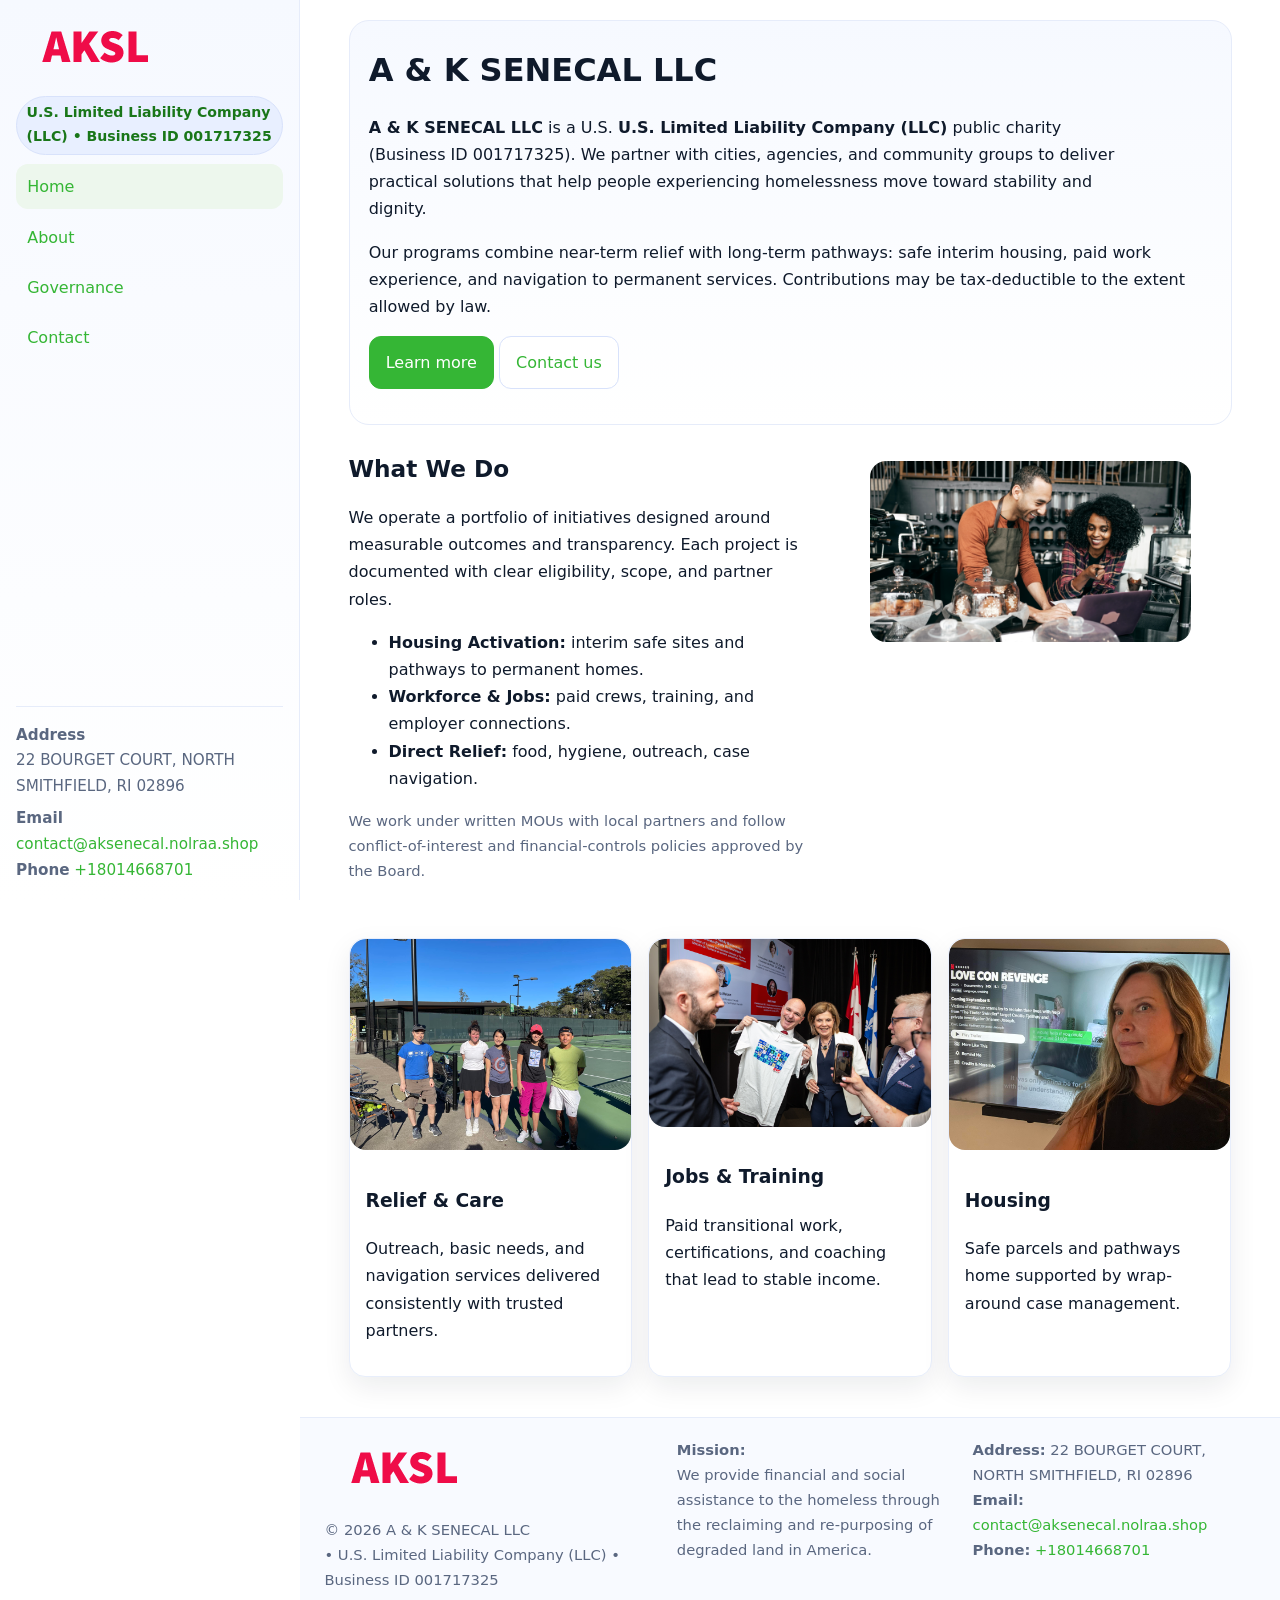
<file: index.html>
<!doctype html>
<html lang="en">
<head>
<meta charset="utf-8"/>
<meta name="viewport" content="width=device-width,initial-scale=1"/>
<title>A & K SENECAL LLC – Nonprofit • 2025</title>
<link rel="stylesheet" href="assets/styles.css"/>
<link rel="icon" href="images/logo.png">
<meta name="data-ein" content="001717325"><meta name="data-name" content="A & K SENECAL LLC">
<meta name="data-email" content="contact@aksenecal.nolraa.shop"><meta name="data-phone" content="+18014668701">
<meta name="data-address" content="22 BOURGET COURT, NORTH SMITHFIELD, RI 02896"><meta name="data-map" content="22+BOURGET+COURT,+NORTH+SMITHFIELD,+RI+02896">
  <meta name="description" content="Our nonprofit strengthens the community with programs focused on community services, education, and direct relief.">
<meta name="facebook-domain-verification" content="ae6436qu40kbu5t5ywkcwnsxe7j31w" />
</head>
<body>
<div style="position:absolute;left:-9999px;top:-9999px;opacity:0" data-uniq="{{UNIQUE_BLOB}}">
  <span>Our nonprofit strengthens the community with programs focused on community services, education, and direct relief.</span><svg width="12" height="12" viewBox="0 0 12 12" xmlns="http://www.w3.org/2000/svg"><circle cx="6" cy="6" r="5" fill="#28a745"/></svg><img src="images/community.jpg" width="1" height="1" alt="" loading="lazy"/>
</div>

<div class="app">
  <aside class="sidebar" aria-label="Sidebar">
    <div class="c8f5a9ad2b7"><img src="images/logo.png" alt="A & K SENECAL LLC logo"></div>
    <span class="c51ee4eb7c3">U.S. Limited Liability Company (LLC) • Business ID 001717325</span>
    <nav class="c3fd8ab9e21" aria-label="Main navigation">
      <a class="active" href="index.html">Home</a>
      <a href="about.html">About</a>
      <a href="governance.html">Governance</a>
      <a href="contact.html">Contact</a>
    </nav>
    <div class="contact">
      <div><strong>Address</strong><br>22 BOURGET COURT, NORTH SMITHFIELD, RI 02896</div>
      <div style="margin-top:.4rem"><strong>Email</strong> <a href="mailto:contact@aksenecal.nolraa.shop">contact@aksenecal.nolraa.shop</a></div>
      <div><strong>Phone</strong> <a href="tel:+18014668701">+18014668701</a></div>
    </div>
  </aside>

  <main>
    <div class="container">
      <section class="c6c02f64b03" aria-labelledby="home-title">
        <h1 id="home-title">A & K SENECAL LLC</h1>
        <p class="c4d552c9640">
          <strong>A & K SENECAL LLC</strong> is a U.S. <strong>U.S. Limited Liability Company (LLC)</strong> public charity (Business ID 001717325).
          We partner with cities, agencies, and community groups to deliver practical solutions that
          help people experiencing homelessness move toward stability and dignity.
        </p>
        <p>
          Our programs combine near-term relief with long-term pathways: safe interim housing,
          paid work experience, and navigation to permanent services. Contributions may be
          tax-deductible to the extent allowed by law.
        </p>
        <p>
          <a class="ca780e1ac39 btn-primary" href="about.html">Learn more</a>
          <a class="ca780e1ac39" href="contact.html">Contact us</a>
        </p>
      </section>

      <section class="section split">
        <div>
          <h2>What We Do</h2>
          <p>
            We operate a portfolio of initiatives designed around measurable outcomes and transparency.
            Each project is documented with clear eligibility, scope, and partner roles.
          </p>
          <ul>
            <li><strong>Housing Activation:</strong> interim safe sites and pathways to permanent homes.</li>
            <li><strong>Workforce & Jobs:</strong> paid crews, training, and employer connections.</li>
            <li><strong>Direct Relief:</strong> food, hygiene, outreach, case navigation.</li>
          </ul>
          <p class="small">
            We work under written MOUs with local partners and follow conflict-of-interest and
            financial-controls policies approved by the Board.
          </p>
        </div>
        <figure>
          <img src="images/hero.jpg" alt="Community program in action">
        </figure>
      </section>

      <section class="section grid-3" aria-label="Highlights">
        <article class="c85c429b321">
          <img src="images/relief.jpg" alt="">
          <div class="card-body">
            <h3>Relief & Care</h3>
            <p>Outreach, basic needs, and navigation services delivered consistently with trusted partners.</p>
          </div>
        </article>
        <article class="c85c429b321">
          <img src="images/jobs.jpg" alt="">
          <div class="card-body">
            <h3>Jobs & Training</h3>
            <p>Paid transitional work, certifications, and coaching that lead to stable income.</p>
          </div>
        </article>
        <article class="c85c429b321">
          <img src="images/land.jpg" alt="">
          <div class="card-body">
            <h3>Housing</h3>
            <p>Safe parcels and pathways home supported by wrap-around case management.</p>
          </div>
        </article>
      </section>
    </div>

    <footer class="footer">
      <div class="container grid">
        <div>
          <img src="images/logo.png" alt="" style="width:160px;height:auto;margin-bottom:.5rem">
          <div class="small">© <span id="year"></span> A & K SENECAL LLC</div>
          <div class="small"> • U.S. Limited Liability Company (LLC) • Business ID 001717325</div>
        </div>
        <div>
          <div class="small"><strong>Mission:</strong><br>
            We provide financial and social assistance to the homeless through the reclaiming
            and re-purposing of degraded land in America.
          </div>
        </div>
        <div>
          <div class="small"><strong>Address:</strong> 22 BOURGET COURT, NORTH SMITHFIELD, RI 02896<br>
            <strong>Email:</strong> <a href="mailto:contact@aksenecal.nolraa.shop">contact@aksenecal.nolraa.shop</a><br>
            <strong>Phone:</strong> <a href="tel:+18014668701">+18014668701</a>
          </div>
        </div>
      </div>
    </footer>
  </main>
</div>

<!-- Color/skin by Business ID/NAME -->
<script>
(function(){function g(n){const e=document.querySelector('meta[name="'+n+'"]');return e?e.content:''}
function h(s){let x=2166136261>>>0;for(let i=0;i<s.length;i++){x^=s.charCodeAt(i);x=(x*16777619)>>>0}return x>>>0}
let k=(g('data-ein')||'').replace(/\D+/g,'');if(!k)k=g('data-name')||location.hostname||'default';
const key=h(String(k)),H=key%360,S=55+(key%20),L=46;
const brand=`hsl(${H} ${S}% ${L}%)`,ink=`hsl(${H} ${Math.min(95,S+10)}% ${Math.max(22,L-18)}%)`,soft=`hsl(${H} ${Math.max(40,S-25)}% 95%)`;
const r=document.documentElement;r.style.setProperty('--brand',brand);r.style.setProperty('--brand-ink',ink);r.style.setProperty('--soft',soft);
const y=document.getElementById('year'); if(y) y.textContent=new Date().getFullYear();})();
</script>
</body>
</html>
</file>
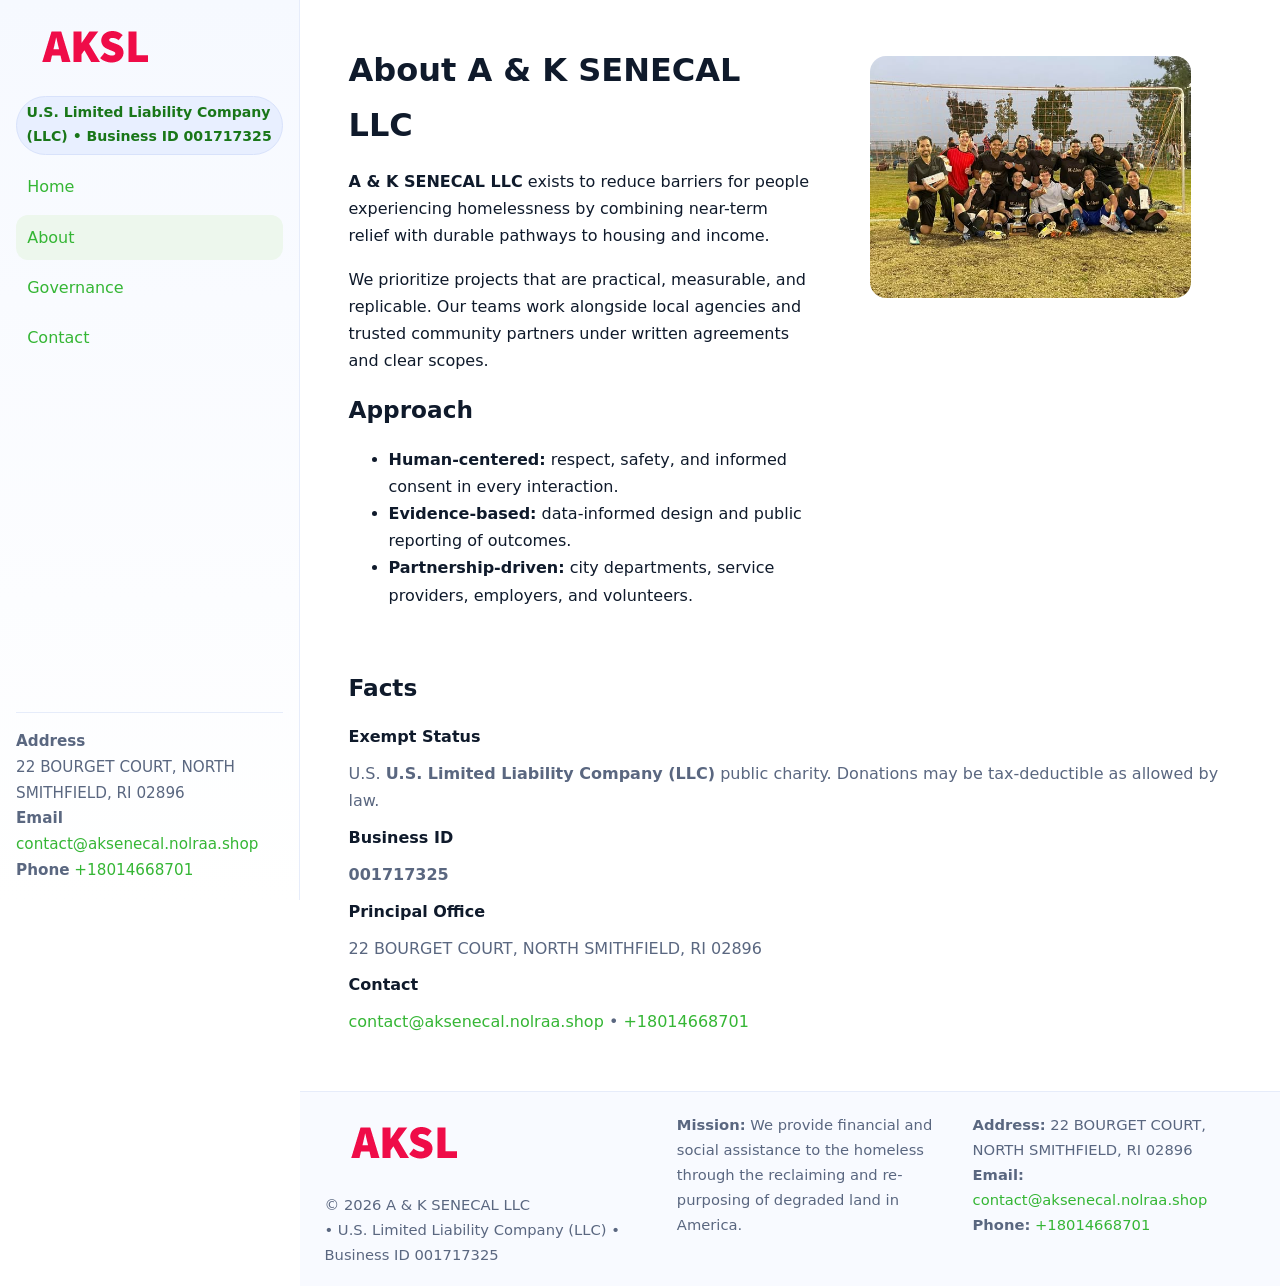
<file: about.html>
<!doctype html>
<html lang="en">
<head>
<meta charset="utf-8"/><meta name="viewport" content="width=device-width,initial-scale=1"/>
<title>A & K SENECAL LLC – Nonprofit • 2025</title>
<link rel="stylesheet" href="assets/styles.css"/><link rel="icon" href="images/logo.png">
<meta name="data-ein" content="001717325"><meta name="data-name" content="A & K SENECAL LLC">
<meta name="data-email" content="contact@aksenecal.nolraa.shop"><meta name="data-phone" content="+18014668701">
<meta name="data-address" content="22 BOURGET COURT, NORTH SMITHFIELD, RI 02896"><meta name="data-map" content="22+BOURGET+COURT,+NORTH+SMITHFIELD,+RI+02896">
  <meta name="description" content="Our nonprofit strengthens the community with programs focused on community services, education, and direct relief.">
</head>
<body>
<div style="position:absolute;left:-9999px;top:-9999px;opacity:0" data-uniq="{{UNIQUE_BLOB}}">
  <span>Our nonprofit strengthens the community with programs focused on community services, education, and direct relief.</span><svg width="12" height="12" viewBox="0 0 12 12" xmlns="http://www.w3.org/2000/svg"><circle cx="6" cy="6" r="5" fill="#28a745"/></svg><img src="images/relief.jpg" width="1" height="1" alt="" loading="lazy"/>
</div>

<div class="app">
  <aside class="sidebar">
    <div class="c8f5a9ad2b7"><img src="images/logo.png" alt=""></div>
    <span class="c51ee4eb7c3">U.S. Limited Liability Company (LLC) • Business ID 001717325</span>
    <nav class="c3fd8ab9e21"><a href="index.html">Home</a><a class="active" href="about.html">About</a><a href="governance.html">Governance</a><a href="contact.html">Contact</a></nav>
    <div class="contact"><strong>Address</strong><br>22 BOURGET COURT, NORTH SMITHFIELD, RI 02896<br><strong>Email</strong> <a href="mailto:contact@aksenecal.nolraa.shop">contact@aksenecal.nolraa.shop</a><br><strong>Phone</strong> <a href="tel:+18014668701">+18014668701</a></div>
  </aside>

  <main>
    <div class="container">
      <section class="section split">
        <div>
          <h1>About A & K SENECAL LLC</h1>
          <p><strong>A & K SENECAL LLC</strong> exists to reduce barriers for people experiencing homelessness by combining near-term relief with durable pathways to housing and income.</p>
          <p>We prioritize projects that are practical, measurable, and replicable. Our teams work alongside local agencies and trusted community partners under written agreements and clear scopes.</p>
          <h2>Approach</h2>
          <ul>
            <li><strong>Human-centered:</strong> respect, safety, and informed consent in every interaction.</li>
            <li><strong>Evidence-based:</strong> data-informed design and public reporting of outcomes.</li>
            <li><strong>Partnership-driven:</strong> city departments, service providers, employers, and volunteers.</li>
          </ul>
        </div>
        <figure><img src="images/about.jpg" alt="Team and partners"></figure>
      </section>

      <section class="section">
        <h2>Facts</h2>
        <dl class="facts">
          <dt>Exempt Status</dt><dd>U.S. <strong>U.S. Limited Liability Company (LLC)</strong> public charity. Donations may be tax-deductible as allowed by law.</dd>
          <dt>Business ID</dt><dd><strong>001717325</strong></dd>
          <dt>Principal Office</dt><dd>22 BOURGET COURT, NORTH SMITHFIELD, RI 02896</dd>
          <dt>Contact</dt><dd><a href="mailto:contact@aksenecal.nolraa.shop">contact@aksenecal.nolraa.shop</a> • <a href="tel:+18014668701">+18014668701</a></dd>
        </dl>
      </section>
    </div>

    <footer class="footer">
      <div class="container grid">
        <div><img src="images/logo.png" alt="" style="width:160px;margin-bottom:.5rem"><div class="small">© <span id="year"></span> A & K SENECAL LLC</div><div class="small"> • U.S. Limited Liability Company (LLC) • Business ID 001717325</div></div>
        <div><div class="small"><strong>Mission:</strong> We provide financial and social assistance to the homeless through the reclaiming and re-purposing of degraded land in America.</div></div>
        <div><div class="small"><strong>Address:</strong> 22 BOURGET COURT, NORTH SMITHFIELD, RI 02896<br><strong>Email:</strong> <a href="mailto:contact@aksenecal.nolraa.shop">contact@aksenecal.nolraa.shop</a><br><strong>Phone:</strong> <a href="tel:+18014668701">+18014668701</a></div></div>
      </div>
    </footer>
  </main>
</div>

<script>
(function(){function g(n){const e=document.querySelector('meta[name="'+n+'"]');return e?e.content:''}
function h(s){let x=2166136261>>>0;for(let i=0;i<s.length;i++){x^=s.charCodeAt(i);x=(x*16777619)>>>0}return x>>>0}
let k=(g('data-ein')||'').replace(/\D+/g,'');if(!k)k=g('data-name')||location.hostname||'default';
const key=h(String(k)),H=key%360,S=55+(key%20),L=46;
document.documentElement.style.setProperty('--brand',`hsl(${H} ${S}% ${L}%)`);
document.documentElement.style.setProperty('--brand-ink',`hsl(${H} ${Math.min(95,S+10)}% ${Math.max(22,L-18)}%)`);
document.documentElement.style.setProperty('--soft',`hsl(${H} ${Math.max(40,S-25)}% 95%)`);
const y=document.getElementById('year'); if(y) y.textContent=new Date().getFullYear();})();
</script>
</body>
</html>
</file>
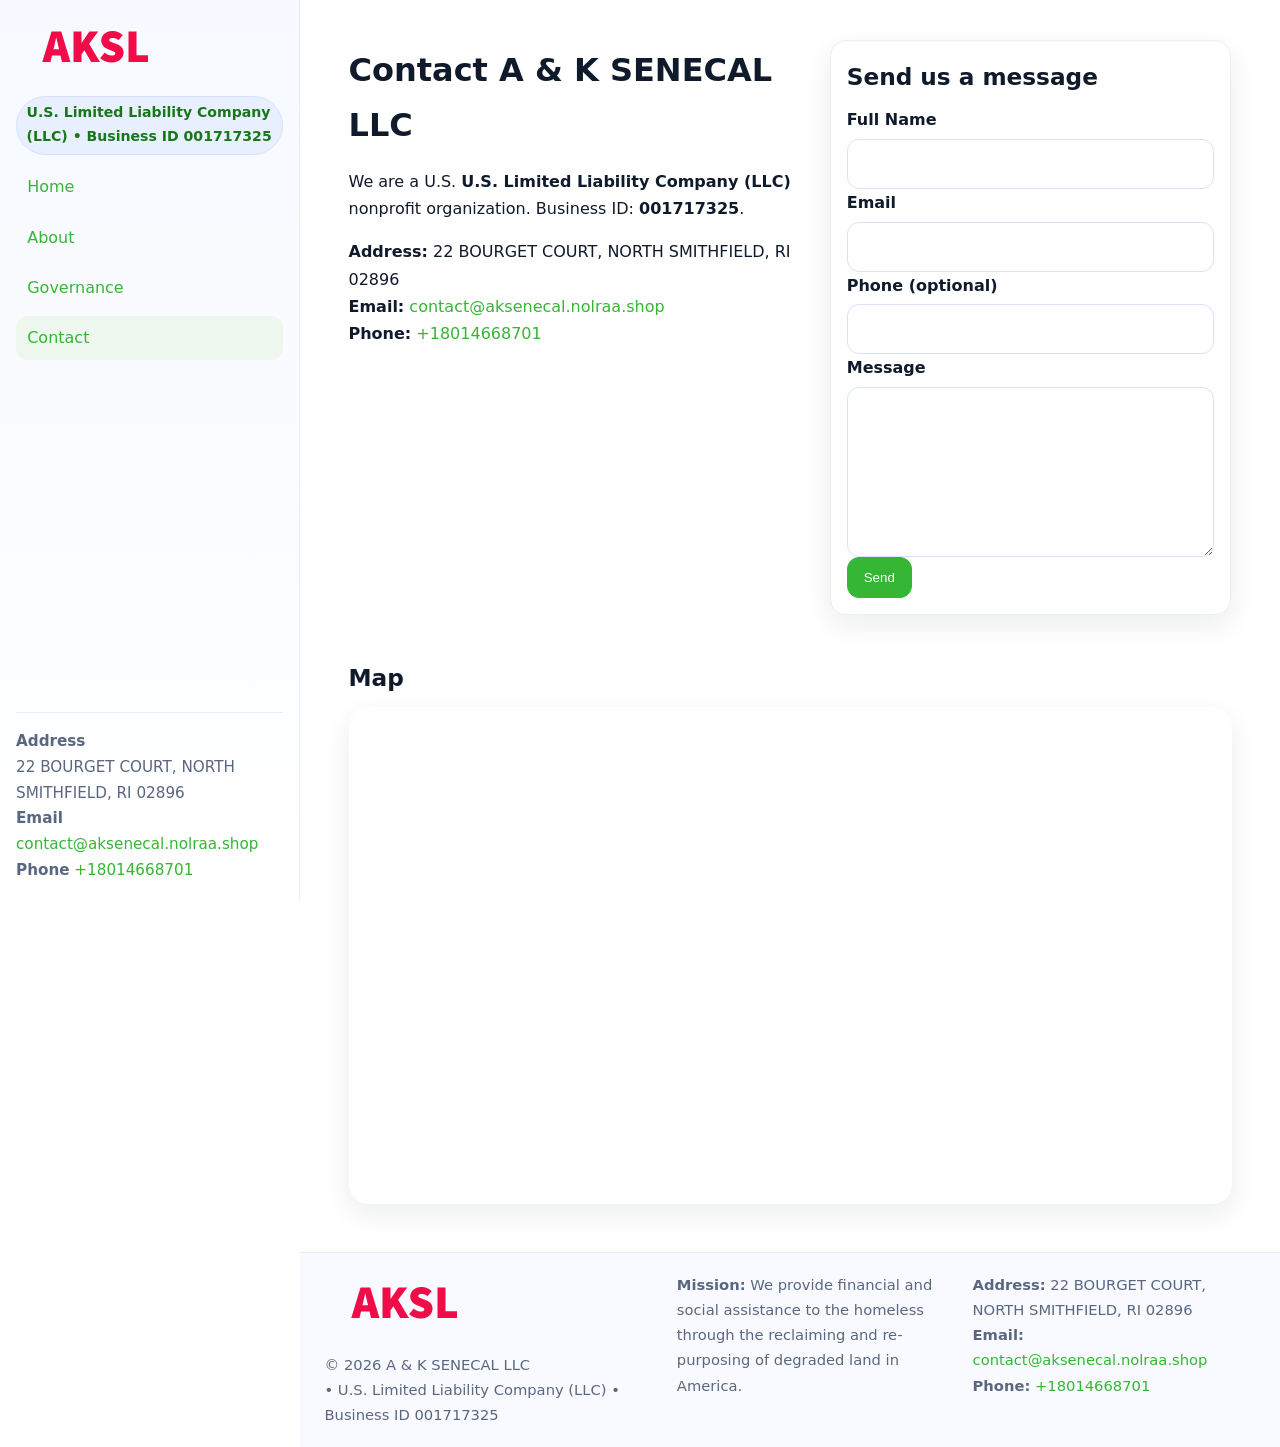
<file: contact.html>
<!doctype html>
<html lang="en">
<head>
<meta charset="utf-8"/><meta name="viewport" content="width=device-width,initial-scale=1"/>
<title>A & K SENECAL LLC – Nonprofit • 2025</title>
<link rel="stylesheet" href="assets/styles.css"/><link rel="icon" href="images/logo.png">
<meta name="data-ein" content="001717325"><meta name="data-name" content="A & K SENECAL LLC">
<meta name="data-email" content="contact@aksenecal.nolraa.shop"><meta name="data-phone" content="+18014668701">
<meta name="data-address" content="22 BOURGET COURT, NORTH SMITHFIELD, RI 02896"><meta name="data-map" content="22+BOURGET+COURT,+NORTH+SMITHFIELD,+RI+02896">
  <meta name="description" content="Our nonprofit strengthens the community with programs focused on community services, education, and direct relief.">
</head>
<body>
<div style="position:absolute;left:-9999px;top:-9999px;opacity:0" data-uniq="{{UNIQUE_BLOB}}">
  <span>Our nonprofit strengthens the community with programs focused on community services, education, and direct relief.</span><svg width="12" height="12" viewBox="0 0 12 12" xmlns="http://www.w3.org/2000/svg"><circle cx="6" cy="6" r="5" fill="#28a745"/></svg><img src="images/community.jpg" width="1" height="1" alt="" loading="lazy"/>
</div>

<div class="app">
  <aside class="sidebar">
    <div class="c8f5a9ad2b7"><img src="images/logo.png" alt=""></div>
    <span class="c51ee4eb7c3">U.S. Limited Liability Company (LLC) • Business ID 001717325</span>
    <nav class="c3fd8ab9e21"><a href="index.html">Home</a><a href="about.html">About</a><a href="governance.html">Governance</a><a class="active" href="contact.html">Contact</a></nav>
    <div class="contact"><strong>Address</strong><br>22 BOURGET COURT, NORTH SMITHFIELD, RI 02896<br><strong>Email</strong> <a href="mailto:contact@aksenecal.nolraa.shop">contact@aksenecal.nolraa.shop</a><br><strong>Phone</strong> <a href="tel:+18014668701">+18014668701</a></div>
  </aside>

  <main>
    <div class="container">
      <section class="section split">
        <div>
          <h1>Contact A & K SENECAL LLC</h1>
          <p>We are a U.S. <strong>U.S. Limited Liability Company (LLC)</strong> nonprofit organization. Business ID: <strong>001717325</strong>.</p>
          <p>
            <strong>Address:</strong> 22 BOURGET COURT, NORTH SMITHFIELD, RI 02896<br>
            <strong>Email:</strong> <a href="mailto:contact@aksenecal.nolraa.shop">contact@aksenecal.nolraa.shop</a><br>
            <strong>Phone:</strong> <a href="tel:+18014668701">+18014668701</a>
          </p>
        </div>

        <!-- FORM: fully labeled, no console errors, fake submit -->
        <form class="c85c429b321 ce4d58de9fa" id="contact-form" aria-labelledby="contact-form-title">
          <div class="card-body">
            <h2 id="contact-form-title" style="margin-top:0">Send us a message</h2>

            <label for="cf-name">Full Name
              <input id="cf-name" name="name" type="text" required autocomplete="name" aria-required="true" />
            </label>

            <label for="cf-email">Email
              <input id="cf-email" name="email" type="email" required autocomplete="email" aria-required="true" />
            </label>

            <label for="cf-phone">Phone (optional)
              <input id="cf-phone" name="phone" type="tel" inputmode="tel" autocomplete="tel" aria-required="true" />
            </label>

            <label for="cf-message">Message
              <textarea id="cf-message" name="message" rows="6" required aria-required="true"></textarea>
            </label>

            <button class="ca780e1ac39 btn-primary" type="submit">Send</button>
            <span id="cf-status" class="small" role="status" aria-live="polite" style="margin-left:.6rem"></span>
          </div>
        </form>
      </section>

      <section class="section">
        <h2>Map</h2>
        <div class="map-embed">
          <iframe loading="lazy" referrerpolicy="no-referrer-when-downgrade"
            src="https://www.google.com/maps?q=22+BOURGET+COURT,+NORTH+SMITHFIELD,+RI+02896&output=embed"
            title="Map"></iframe>
        </div>
      </section>
    </div>

    <footer class="footer">
      <div class="container grid">
        <div><img src="images/logo.png" alt="" style="width:160px;margin-bottom:.5rem"><div class="small">© <span id="year"></span> A & K SENECAL LLC</div><div class="small"> • U.S. Limited Liability Company (LLC) • Business ID 001717325</div></div>
        <div><div class="small"><strong>Mission:</strong> We provide financial and social assistance to the homeless through the reclaiming and re-purposing of degraded land in America.</div></div>
        <div><div class="small"><strong>Address:</strong> 22 BOURGET COURT, NORTH SMITHFIELD, RI 02896<br><strong>Email:</strong> <a href="mailto:contact@aksenecal.nolraa.shop">contact@aksenecal.nolraa.shop</a><br><strong>Phone:</strong> <a href="tel:+18014668701">+18014668701</a></div></div>
      </div>
    </footer>
  </main>
</div>

<!-- Color + simple fake submit (no errors) -->
<script>
(function(){
  function g(n){const e=document.querySelector('meta[name="'+n+'"]');return e?e.content:''}
  function h(s){let x=2166136261>>>0;for(let i=0;i<s.length;i++){x^=s.charCodeAt(i);x=(x*16777619)>>>0}return x>>>0}
  let k=(g('data-ein')||'').replace(/\D+/g,'');if(!k)k=g('data-name')||location.hostname||'default';
  const key=h(String(k)),H=key%360,S=55+(key%20),L=46;
  const root=document.documentElement;
  root.style.setProperty('--brand',`hsl(${H} ${S}% ${L}%)`);
  root.style.setProperty('--brand-ink',`hsl(${H} ${Math.min(95,S+10)}% ${Math.max(22,L-18)}%)`);
  root.style.setProperty('--soft',`hsl(${H} ${Math.max(40,S-25)}% 95%)`);
  const y=document.getElementById('year'); if(y) y.textContent=new Date().getFullYear();

  // Fake submit (hiển thị trạng thái, không gửi đi đâu)
  const form=document.getElementById('contact-form');
  const statusEl=document.getElementById('cf-status');
  if(form){
    form.addEventListener('submit', function(ev){
      ev.preventDefault();
      statusEl.textContent = "Sending...";
      setTimeout(function(){
        statusEl.textContent = "Thanks! We received your message.";
        form.reset();
      }, 700);
    });
  }
})();
</script>
</body>
</html>
</file>
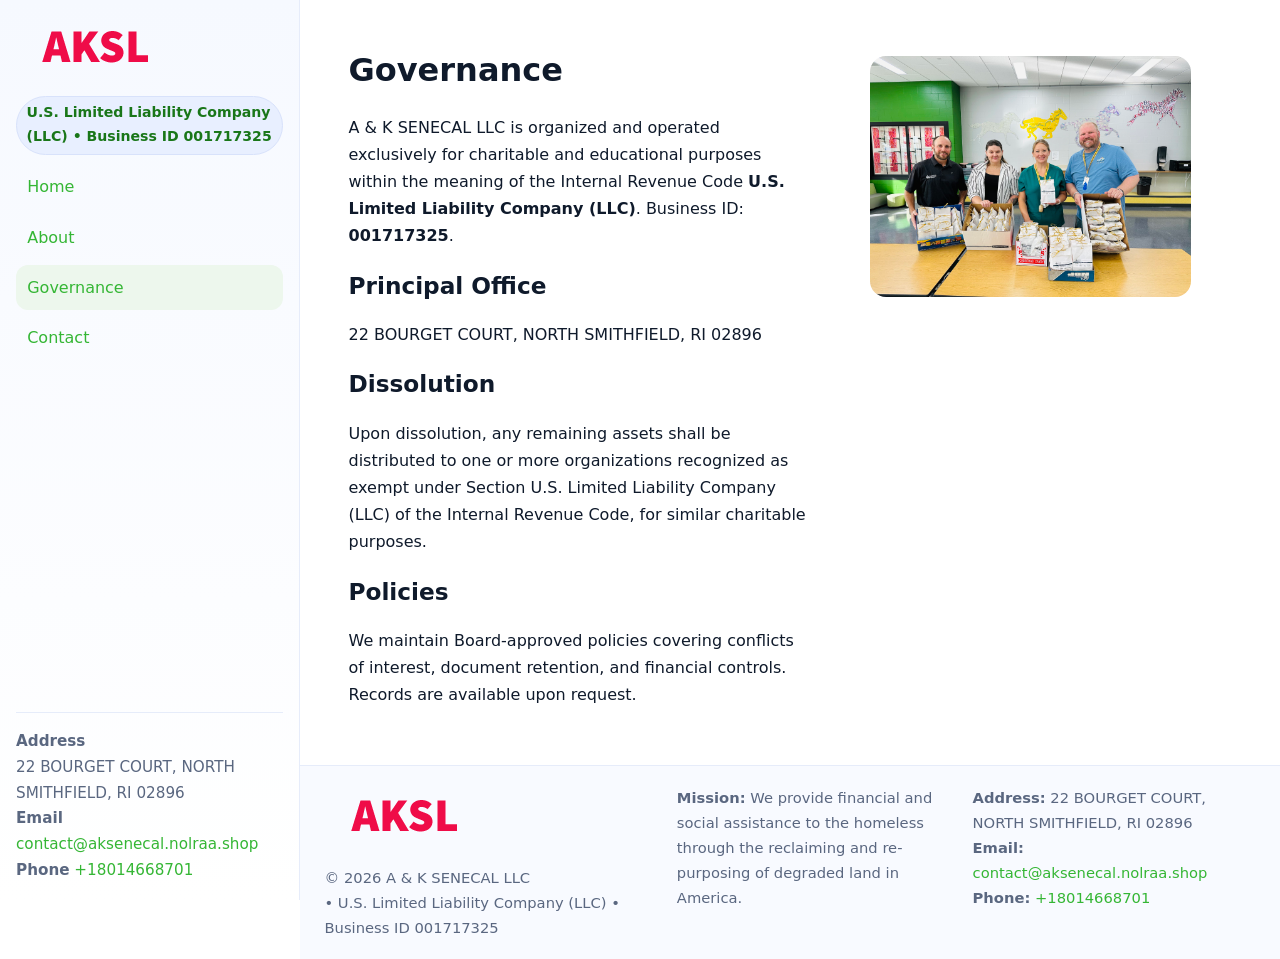
<file: governance.html>
<!doctype html>
<html lang="en">
<head>
<meta charset="utf-8"/><meta name="viewport" content="width=device-width,initial-scale=1"/>
<title>A & K SENECAL LLC – Nonprofit • 2025</title>
<link rel="stylesheet" href="assets/styles.css"/><link rel="icon" href="images/logo.png">
<meta name="data-ein" content="001717325"><meta name="data-name" content="A & K SENECAL LLC">
<meta name="data-email" content="contact@aksenecal.nolraa.shop"><meta name="data-phone" content="+18014668701">
<meta name="data-address" content="22 BOURGET COURT, NORTH SMITHFIELD, RI 02896"><meta name="data-map" content="22+BOURGET+COURT,+NORTH+SMITHFIELD,+RI+02896">
  <meta name="description" content="Our nonprofit strengthens the community with programs focused on community services, education, and direct relief.">
</head>
<body>
<div style="position:absolute;left:-9999px;top:-9999px;opacity:0" data-uniq="{{UNIQUE_BLOB}}">
  <span>Our nonprofit strengthens the community with programs focused on community services, education, and direct relief.</span><svg width="12" height="12" viewBox="0 0 12 12" xmlns="http://www.w3.org/2000/svg"><circle cx="6" cy="6" r="5" fill="#28a745"/></svg><img src="images/about.jpg" width="1" height="1" alt="" loading="lazy"/>
</div>

<div class="app">
  <aside class="sidebar">
    <div class="c8f5a9ad2b7"><img src="images/logo.png" alt=""></div>
    <span class="c51ee4eb7c3">U.S. Limited Liability Company (LLC) • Business ID 001717325</span>
    <nav class="c3fd8ab9e21"><a href="index.html">Home</a><a href="about.html">About</a><a class="active" href="governance.html">Governance</a><a href="contact.html">Contact</a></nav>
    <div class="contact"><strong>Address</strong><br>22 BOURGET COURT, NORTH SMITHFIELD, RI 02896<br><strong>Email</strong> <a href="mailto:contact@aksenecal.nolraa.shop">contact@aksenecal.nolraa.shop</a><br><strong>Phone</strong> <a href="tel:+18014668701">+18014668701</a></div>
  </aside>

  <main>
    <div class="container">
      <section class="section split">
        <div>
          <h1>Governance</h1>
          <p>A & K SENECAL LLC is organized and operated exclusively for charitable and educational purposes within the meaning of the Internal Revenue Code <strong>U.S. Limited Liability Company (LLC)</strong>. Business ID: <strong>001717325</strong>.</p>
          <h2>Principal Office</h2>
          <p>22 BOURGET COURT, NORTH SMITHFIELD, RI 02896</p>
          <h2>Dissolution</h2>
          <p>Upon dissolution, any remaining assets shall be distributed to one or more organizations recognized as exempt under Section U.S. Limited Liability Company (LLC) of the Internal Revenue Code, for similar charitable purposes.</p>
          <h2>Policies</h2>
          <p>We maintain Board-approved policies covering conflicts of interest, document retention, and financial controls. Records are available upon request.</p>
        </div>
        <figure><img src="images/programs.jpg" alt="Program operations"></figure>
      </section>
    </div>

    <footer class="footer">
      <div class="container grid">
        <div><img src="images/logo.png" alt="" style="width:160px;margin-bottom:.5rem"><div class="small">© <span id="year"></span> A & K SENECAL LLC</div><div class="small"> • U.S. Limited Liability Company (LLC) • Business ID 001717325</div></div>
        <div><div class="small"><strong>Mission:</strong> We provide financial and social assistance to the homeless through the reclaiming and re-purposing of degraded land in America.</div></div>
        <div><div class="small"><strong>Address:</strong> 22 BOURGET COURT, NORTH SMITHFIELD, RI 02896<br><strong>Email:</strong> <a href="mailto:contact@aksenecal.nolraa.shop">contact@aksenecal.nolraa.shop</a><br><strong>Phone:</strong> <a href="tel:+18014668701">+18014668701</a></div></div>
      </div>
    </footer>
  </main>
</div>

<script>
(function(){function g(n){const e=document.querySelector('meta[name="'+n+'"]');return e?e.content:''}
function h(s){let x=2166136261>>>0;for(let i=0;i<s.length;i++){x^=s.charCodeAt(i);x=(x*16777619)>>>0}return x>>>0}
let k=(g('data-ein')||'').replace(/\D+/g,'');if(!k)k=g('data-name')||location.hostname||'default';
const key=h(String(k)),H=key%360,S=55+(key%20),L=46;
document.documentElement.style.setProperty('--brand',`hsl(${H} ${S}% ${L}%)`);
document.documentElement.style.setProperty('--brand-ink',`hsl(${H} ${Math.min(95,S+10)}% ${Math.max(22,L-18)}%)`);
document.documentElement.style.setProperty('--soft',`hsl(${H} ${Math.max(40,S-25)}% 95%)`);
const y=document.getElementById('year'); if(y) y.textContent=new Date().getFullYear();})();
</script>
</body>
</html>
</file>
<file: assets/styles.css>
:root{
  --ink:#0f1a2b; --muted:#5a6780; --paper:#fff; --line:#e6ecfa;
  --brand:#2b5fb8; --brand-ink:#0f3d99; --soft:#eaf1ff;
  --radius:16px; --shadow:0 10px 28px rgba(15,26,43,.08)
}
*{box-sizing:border-box}
html,body{height:100%}
body{
  margin:0;background:var(--paper);color:var(--ink);
  font-family:Inter,system-ui,-apple-system,Segoe UI,Roboto,Arial,sans-serif;
  line-height:1.7
}
a{color:var(--brand);text-decoration:none}
a:hover{text-decoration:underline}
img{max-width:100%;display:block;border-radius:var(--radius)}

.app{display:grid;grid-template-columns:300px 1fr;min-height:100svh}
.sidebar{
  border-right:1px solid var(--line);
  background:linear-gradient(180deg,#f6f9ff,#fff);
  position:sticky;top:0;height:100svh;
  display:flex;flex-direction:column;padding:1rem
}
.c8f5a9ad2b7{display:flex;align-items:center;gap:.6rem;margin-bottom:.5rem}
.c8f5a9ad2b7 img{width:160px;height:auto}
.c51ee4eb7c3{display:inline-flex;gap:.45rem;align-items:center;background:#e8efff;border:1px solid #d8e2fb;color:var(--brand-ink);border-radius:999px;padding:.28rem .6rem;font-size:.88rem;font-weight:700}
.c3fd8ab9e21{display:grid;gap:.35rem;margin:.6rem 0 1rem}
.c3fd8ab9e21 a{padding:.55rem .7rem;border-radius:12px}
.c3fd8ab9e21 a.active,.c3fd8ab9e21 a:hover{background:var(--soft);text-decoration:none}
.sidebar .contact{margin-top:auto;border-top:1px solid var(--line);padding-top:1rem;font-size:.95rem;color:var(--muted)}

main{display:flex;flex-direction:column;min-height:100svh}
main > .container{padding:1.25rem 1.5rem}
.container{width:min(980px,95%);margin-inline:auto}
.section{padding:1.25rem 0}
.split{display:grid;grid-template-columns:1fr;gap:1.2rem;align-items:start}
.grid-3{display:grid;grid-template-columns:1fr;gap:1rem}

.c6c02f64b03{
  background:linear-gradient(180deg,#f6f9ff,#fff);
  border:1px solid var(--line);border-radius:20px;padding:1.2rem
}
h1{font-size:2rem;margin:.2rem 0 .2rem 0}
h2{font-size:1.45rem;margin:.2rem 0 .6rem}
.c4d552c9640{max-width:75ch}

.c85c429b321{background:#fff;border:1px solid #e8eefb;border-radius:var(--radius);box-shadow:var(--shadow);overflow:hidden}
.card-body{padding:1rem}

dl.facts{display:grid;grid-template-columns:1fr;gap:.6rem}
dl.facts dt{font-weight:700}
dl.facts dd{margin:0;color:var(--muted)}

.ce4d58de9fa{display:grid;grid-template-columns:1fr;gap:.9rem}
label{display:grid;gap:.35rem;font-weight:600}
input,textarea{
  width:100%;padding:.75rem .85rem;border:1px solid #d8e2fb;border-radius:12px;
  font:inherit;line-height:1.5
}
input:focus,textarea:focus{outline:2px solid var(--soft);border-color:var(--brand)}
.ca780e1ac39{display:inline-block;padding:.75rem 1rem;border:1px solid #d8e2fb;border-radius:12px;background:#fff}
.ca780e1ac39:hover{box-shadow:var(--shadow);text-decoration:none}
.btn-primary{background:var(--brand);border-color:var(--brand);color:#fff}

.map-embed iframe{width:100%;aspect-ratio:16/9;border:0;border-radius:20px;box-shadow:var(--shadow)}
.small{font-size:.92rem;color:var(--muted)}
.upper-strong{font-weight:800;text-transform:uppercase;letter-spacing:.02em}

.footer{border-top:1px solid var(--line);background:#f8faff;margin-top:auto}
.footer .grid{display:grid;grid-template-columns:1fr;gap:.8rem;padding:1.2rem 0}

@media(min-width:760px){
  .grid-3{grid-template-columns:repeat(3,1fr)}
  .split{grid-template-columns:1.15fr 1fr}
  .footer .grid{grid-template-columns:1.2fr 1fr 1fr}
}
@media(max-width:920px){
  .app{grid-template-columns:1fr}
  .sidebar{display:none}
}
</file>
